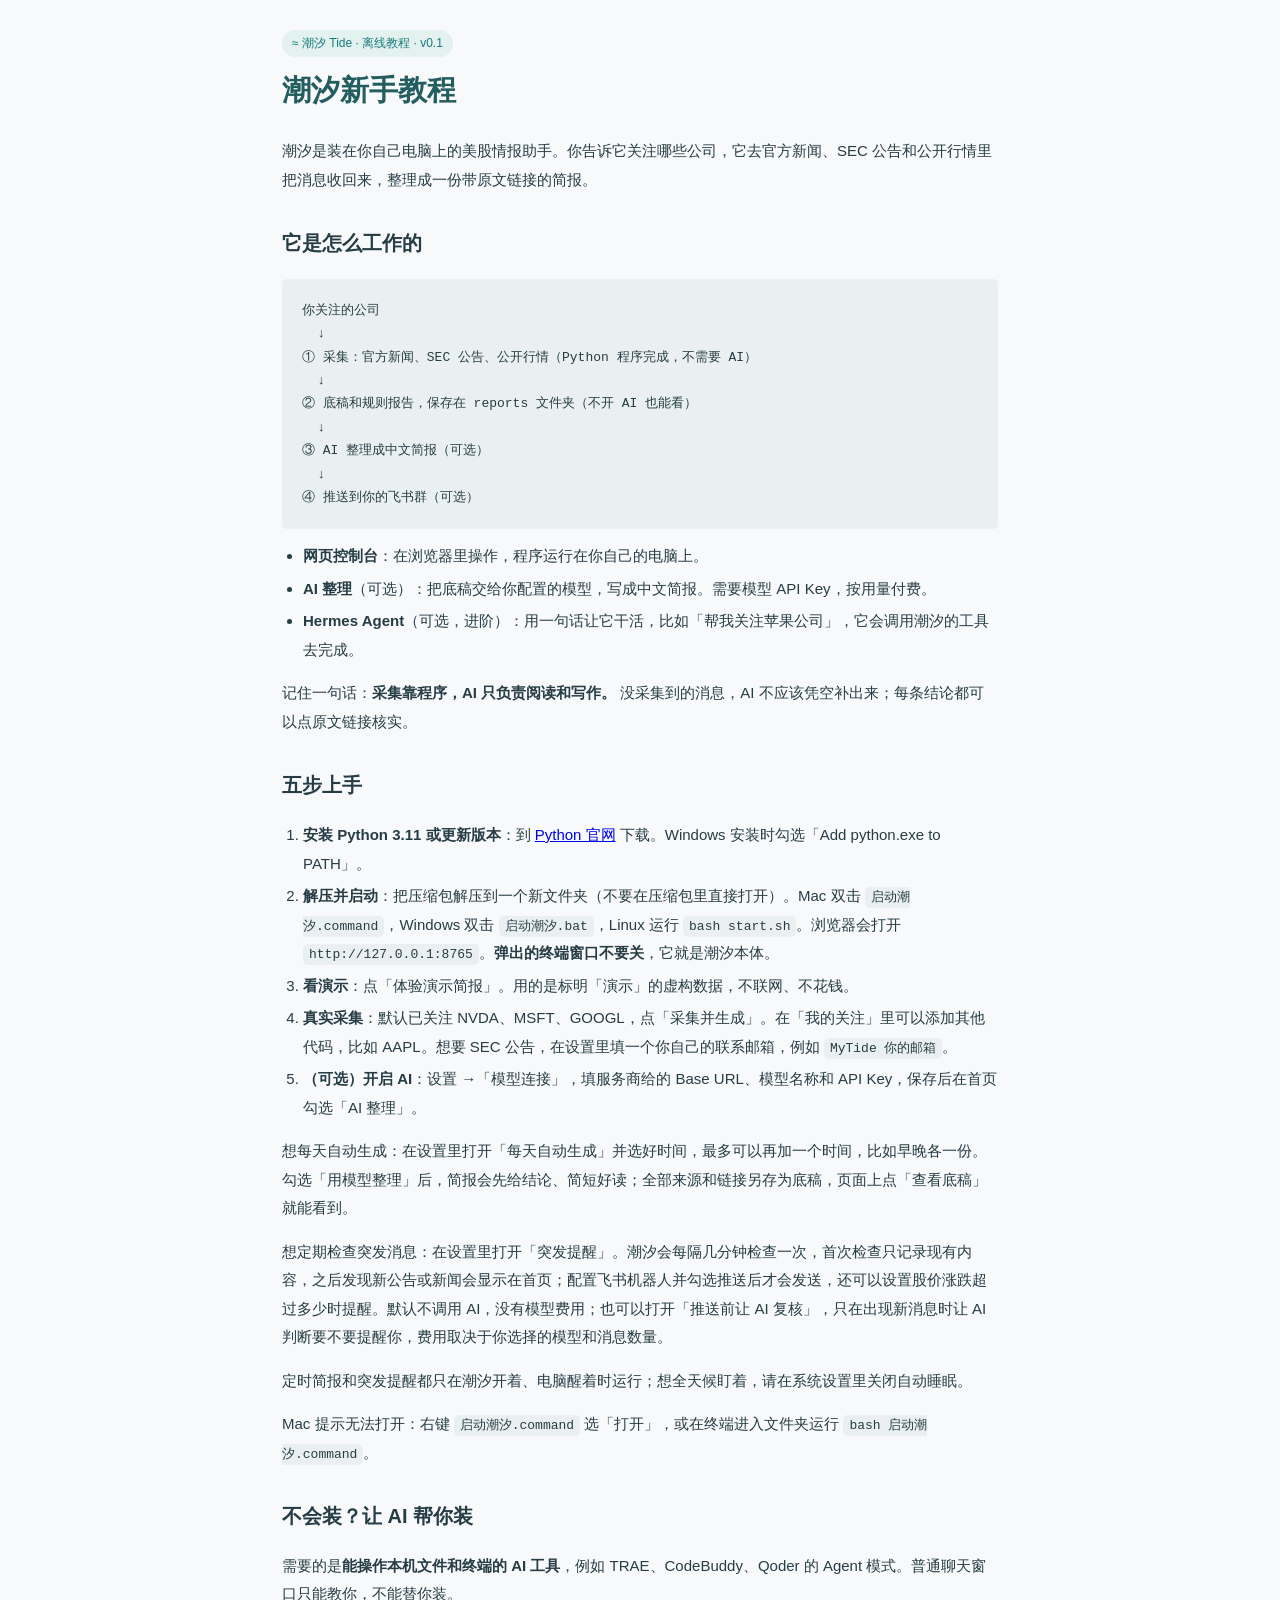
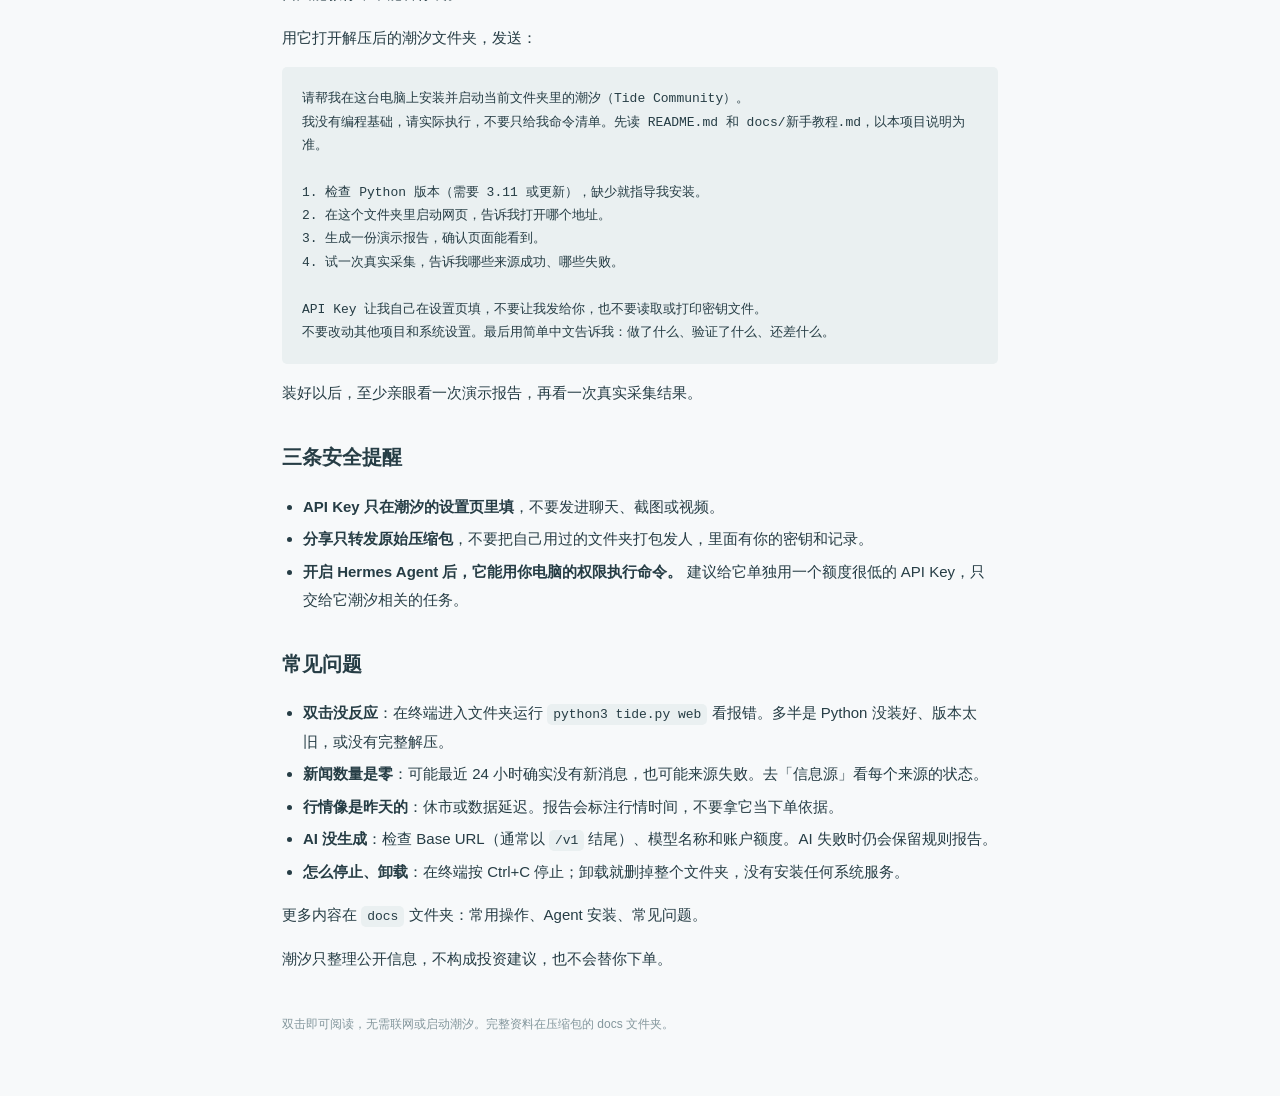
<file: docs/开始阅读.html>
<!doctype html><html lang="zh-CN"><head><meta charset="utf-8"><meta name="viewport" content="width=device-width,initial-scale=1"><title>潮汐 · 新手教程</title><link rel="stylesheet" href="guide.css"></head><body class="single"><main><span class="tag">≈ 潮汐 Tide · 离线教程 · v0.1</span><h1>潮汐新手教程</h1><p>潮汐是装在你自己电脑上的美股情报助手。你告诉它关注哪些公司，它去官方新闻、SEC 公告和公开行情里把消息收回来，整理成一份带原文链接的简报。</p><h2>它是怎么工作的</h2><pre>你关注的公司
  ↓
① 采集：官方新闻、SEC 公告、公开行情（Python 程序完成，不需要 AI）
  ↓
② 底稿和规则报告，保存在 reports 文件夹（不开 AI 也能看）
  ↓
③ AI 整理成中文简报（可选）
  ↓
④ 推送到你的飞书群（可选）</pre><ul><li><strong>网页控制台</strong>：在浏览器里操作，程序运行在你自己的电脑上。</li><li><strong>AI 整理</strong>（可选）：把底稿交给你配置的模型，写成中文简报。需要模型 API Key，按用量付费。</li><li><strong>Hermes Agent</strong>（可选，进阶）：用一句话让它干活，比如「帮我关注苹果公司」，它会调用潮汐的工具去完成。</li></ul><p>记住一句话：<strong>采集靠程序，AI 只负责阅读和写作。</strong> 没采集到的消息，AI 不应该凭空补出来；每条结论都可以点原文链接核实。</p><h2>五步上手</h2><ol><li><strong>安装 Python 3.11 或更新版本</strong>：到 <a href="https://www.python.org/downloads/" target="_blank" rel="noopener noreferrer">Python 官网</a> 下载。Windows 安装时勾选「Add python.exe to PATH」。</li><li><strong>解压并启动</strong>：把压缩包解压到一个新文件夹（不要在压缩包里直接打开）。Mac 双击 <code>启动潮汐.command</code>，Windows 双击 <code>启动潮汐.bat</code>，Linux 运行 <code>bash start.sh</code>。浏览器会打开 <code>http://127.0.0.1:8765</code>。<strong>弹出的终端窗口不要关</strong>，它就是潮汐本体。</li><li><strong>看演示</strong>：点「体验演示简报」。用的是标明「演示」的虚构数据，不联网、不花钱。</li><li><strong>真实采集</strong>：默认已关注 NVDA、MSFT、GOOGL，点「采集并生成」。在「我的关注」里可以添加其他代码，比如 AAPL。想要 SEC 公告，在设置里填一个你自己的联系邮箱，例如 <code>MyTide 你的邮箱</code>。</li><li><strong>（可选）开启 AI</strong>：设置 →「模型连接」，填服务商给的 Base URL、模型名称和 API Key，保存后在首页勾选「AI 整理」。</li></ol><p>想每天自动生成：在设置里打开「每天自动生成」并选好时间，最多可以再加一个时间，比如早晚各一份。勾选「用模型整理」后，简报会先给结论、简短好读；全部来源和链接另存为底稿，页面上点「查看底稿」就能看到。</p><p>想定期检查突发消息：在设置里打开「突发提醒」。潮汐会每隔几分钟检查一次，首次检查只记录现有内容，之后发现新公告或新闻会显示在首页；配置飞书机器人并勾选推送后才会发送，还可以设置股价涨跌超过多少时提醒。默认不调用 AI，没有模型费用；也可以打开「推送前让 AI 复核」，只在出现新消息时让 AI 判断要不要提醒你，费用取决于你选择的模型和消息数量。</p><p>定时简报和突发提醒都只在潮汐开着、电脑醒着时运行；想全天候盯着，请在系统设置里关闭自动睡眠。</p><p>Mac 提示无法打开：右键 <code>启动潮汐.command</code> 选「打开」，或在终端进入文件夹运行 <code>bash 启动潮汐.command</code>。</p><h2>不会装？让 AI 帮你装</h2><p>需要的是<strong>能操作本机文件和终端的 AI 工具</strong>，例如 TRAE、CodeBuddy、Qoder 的 Agent 模式。普通聊天窗口只能教你，不能替你装。</p><p>用它打开解压后的潮汐文件夹，发送：</p><pre>请帮我在这台电脑上安装并启动当前文件夹里的潮汐（Tide Community）。
我没有编程基础，请实际执行，不要只给我命令清单。先读 README.md 和 docs/新手教程.md，以本项目说明为准。

1. 检查 Python 版本（需要 3.11 或更新），缺少就指导我安装。
2. 在这个文件夹里启动网页，告诉我打开哪个地址。
3. 生成一份演示报告，确认页面能看到。
4. 试一次真实采集，告诉我哪些来源成功、哪些失败。

API Key 让我自己在设置页填，不要让我发给你，也不要读取或打印密钥文件。
不要改动其他项目和系统设置。最后用简单中文告诉我：做了什么、验证了什么、还差什么。</pre><p>装好以后，至少亲眼看一次演示报告，再看一次真实采集结果。</p><h2>三条安全提醒</h2><ul><li><strong>API Key 只在潮汐的设置页里填</strong>，不要发进聊天、截图或视频。</li><li><strong>分享只转发原始压缩包</strong>，不要把自己用过的文件夹打包发人，里面有你的密钥和记录。</li><li><strong>开启 Hermes Agent 后，它能用你电脑的权限执行命令。</strong> 建议给它单独用一个额度很低的 API Key，只交给它潮汐相关的任务。</li></ul><h2>常见问题</h2><ul><li><strong>双击没反应</strong>：在终端进入文件夹运行 <code>python3 tide.py web</code> 看报错。多半是 Python 没装好、版本太旧，或没有完整解压。</li><li><strong>新闻数量是零</strong>：可能最近 24 小时确实没有新消息，也可能来源失败。去「信息源」看每个来源的状态。</li><li><strong>行情像是昨天的</strong>：休市或数据延迟。报告会标注行情时间，不要拿它当下单依据。</li><li><strong>AI 没生成</strong>：检查 Base URL（通常以 <code>/v1</code> 结尾）、模型名称和账户额度。AI 失败时仍会保留规则报告。</li><li><strong>怎么停止、卸载</strong>：在终端按 Ctrl+C 停止；卸载就删掉整个文件夹，没有安装任何系统服务。</li></ul><p>更多内容在 <code>docs</code> 文件夹：常用操作、Agent 安装、常见问题。</p><p>潮汐只整理公开信息，不构成投资建议，也不会替你下单。</p><footer>双击即可阅读，无需联网或启动潮汐。完整资料在压缩包的 docs 文件夹。</footer></main></body></html>
</file>
<file: docs/guide.css>
*{box-sizing:border-box}html{scroll-behavior:smooth}body{margin:0;background:#f7f9fa;color:#263d45;font:15px/1.9 -apple-system,BlinkMacSystemFont,"Segoe UI","Microsoft YaHei",sans-serif}aside{position:fixed;width:250px;height:100vh;padding:40px 25px;background:white;border-right:1px solid #dde7e8}aside b{font-size:25px;color:#197b7d}aside p,aside small{font-size:12px;color:#84979d}nav{display:grid;gap:12px;margin:35px 0}nav a{color:#287e80;text-decoration:none;padding:10px;background:#eff6f5;border-radius:6px}main{margin-left:250px;max-width:1100px;padding:20px 50px}section{padding:25px 0 60px;border-bottom:1px solid #dce6e7}h1{font-size:29px;color:#235d60}h2{font-size:20px;margin-top:30px}code,pre{background:#eaf0f1;border-radius:5px;font:13px/1.8 ui-monospace,monospace}code{padding:3px 6px}pre{padding:20px;overflow-x:auto}p{overflow-wrap:anywhere}a:focus-visible{outline:3px solid #71c4bf}@media(max-width:700px){aside{position:static;width:100%;height:auto;padding:22px}nav{display:flex;flex-wrap:wrap;margin:15px 0}main{margin:0;padding:15px 25px}}@media(prefers-reduced-motion:reduce){html{scroll-behavior:auto}}

ul,ol{padding-left:1.4em;margin:8px 0 14px}li{margin:4px 0}blockquote{margin:10px 0;padding:8px 14px;border-left:3px solid #71c4bf;background:#eff6f5}

.single main{margin:0 auto;max-width:760px;padding:28px 22px 60px}.single h1{margin-top:6px}.tag{display:inline-block;font-size:12px;color:#197b7d;background:#e3f1ef;border-radius:999px;padding:2px 10px}
.single pre{white-space:pre-wrap}footer{font-size:12px;color:#84979d;margin-top:40px}
</file>
